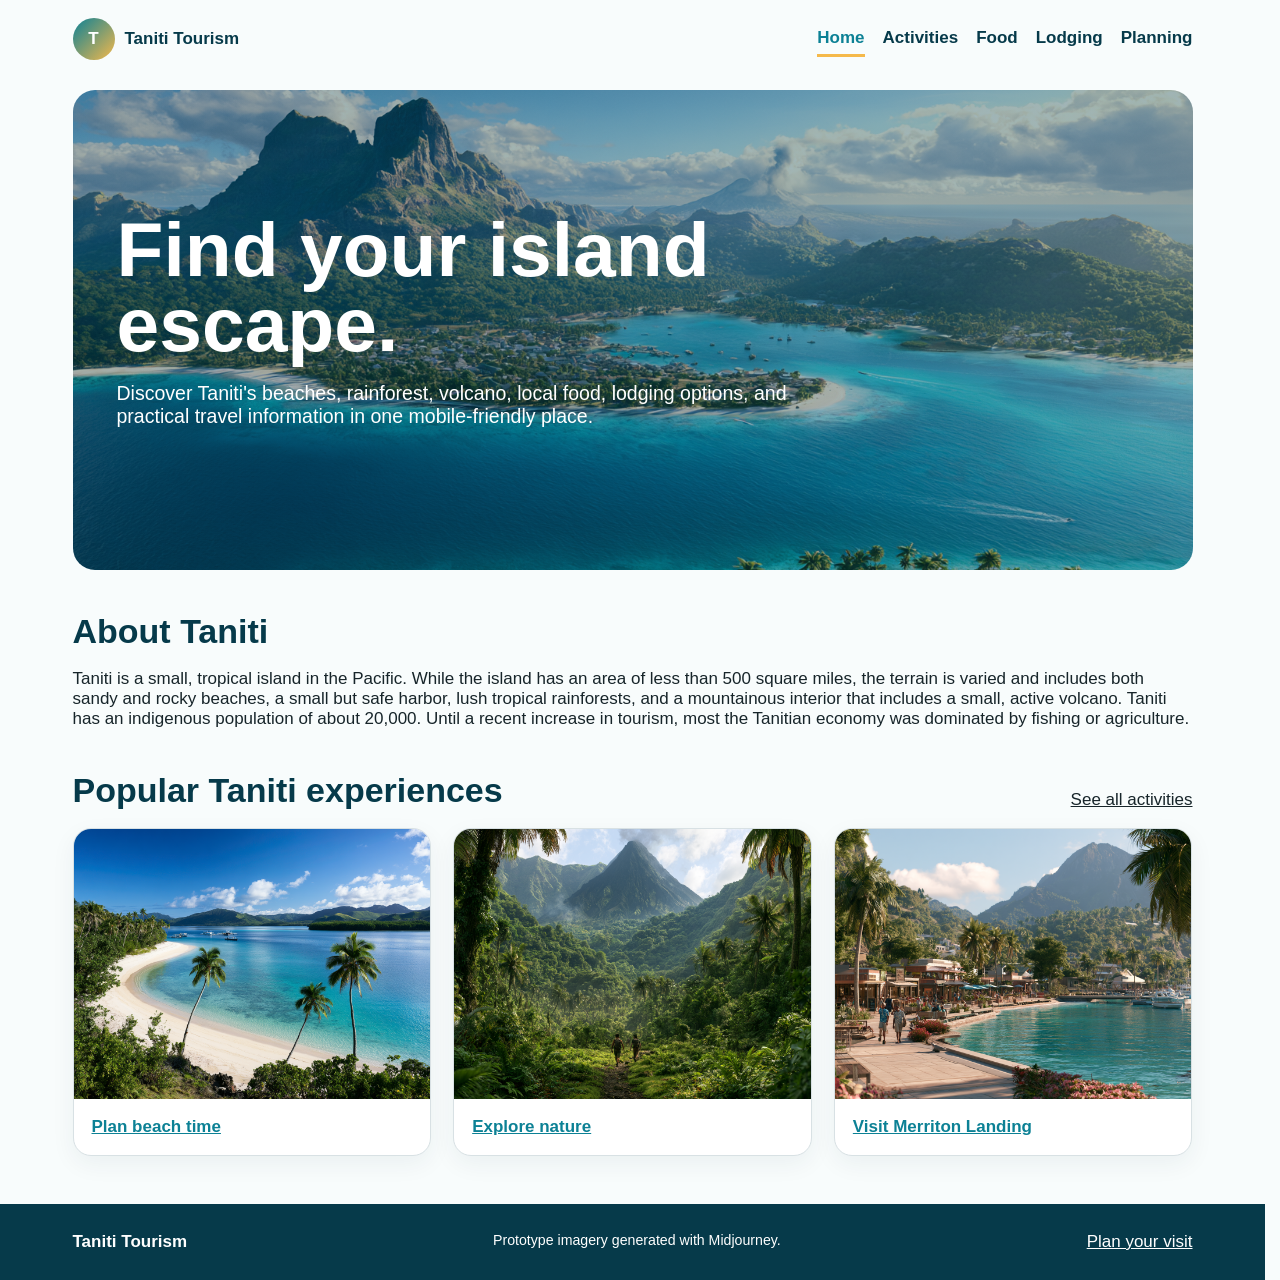
<file: index.html>
<!doctype html>
<html lang="en">

<head>
  <meta charset="utf-8">
  <meta name="viewport" content="width=device-width, initial-scale=1">
  <title>Home | Taniti Tourism Prototype</title>
  <link rel="stylesheet" href="static/css/style.css">
  <script src="static/js/nav.js" defer></script>
</head>

<body>
  <header class="site-header">
    <a class="logo" href="index.html" aria-label="Taniti Tourism home">
      <span class="logo-mark">T</span><span>Taniti Tourism</span>
    </a>

    <button class="menu-toggle" type="button" aria-expanded="false" aria-controls="primary-nav">
      <span class="logo-mark" aria-hidden="true">☰</span>
      <!-- <span>Menu</span> -->
    </button>

    <nav class="site-nav" aria-label="Primary navigation">
      <a href="index.html" aria-current="page">Home</a>
      <a href="things-to-do.html">Activities</a>
      <a href="food.html">Food</a>
      <a href="lodging.html">Lodging</a>
      <a href="faq.html">Planning</a>
    </nav>
  </header>
  <main>
    <section class="hero">
      <div>
        <h1>Find your island escape.</h1>
        <p>Discover Taniti's beaches, rainforest, volcano, local food, lodging options, and practical travel information
          in one mobile-friendly place.</p>
      </div>
    </section>
    
    <section class="section">
      <div class="section-header">
        <h2>About Taniti</h2>
      </div>
      <p>Taniti is a small, tropical island in the Pacific. While the island has an area of less than 500 square miles,
        the terrain is varied and includes both sandy and rocky beaches, a small but safe harbor, lush tropical
        rainforests, and a mountainous interior that includes a small, active volcano. Taniti has an indigenous
        population of about 20,000. Until a recent increase in tourism, most the Tanitian economy was dominated by
        fishing or agriculture.</p>
    </section>

    <section class="section">
      <div class="section-header">
        <h2>Popular Taniti experiences</h2><a href="things-to-do.html">See all activities</a>
      </div>
      <div class="grid">
        <article class="card"><img src="static/img/yellow-leaf-bay.webp" alt="">
          <div>
            <a href="things-to-do.html#beaches">Plan beach time</a>
          </div>
        </article>
        <article class="card"><img src="static/img/rainforest.webp" alt="">
          <div>
            <a href="things-to-do.html#rainforest">Explore nature</a>
          </div>
        </article>
        <article class="card"><img src="static/img/merriton.webp" alt="">
          <div>
            <a href="things-to-do.html#merriton">Visit Merriton Landing</a>
          </div>
        </article>
      </div>
    </section>
  </main>

  <footer class="site-footer">
    <div class="wrap">
      <strong>Taniti Tourism</strong>
      <small>Prototype imagery generated with Midjourney.</small>
      <a href="faq.html">Plan your visit</a>
    </div>
  </footer>
</body>

</html>
</file>
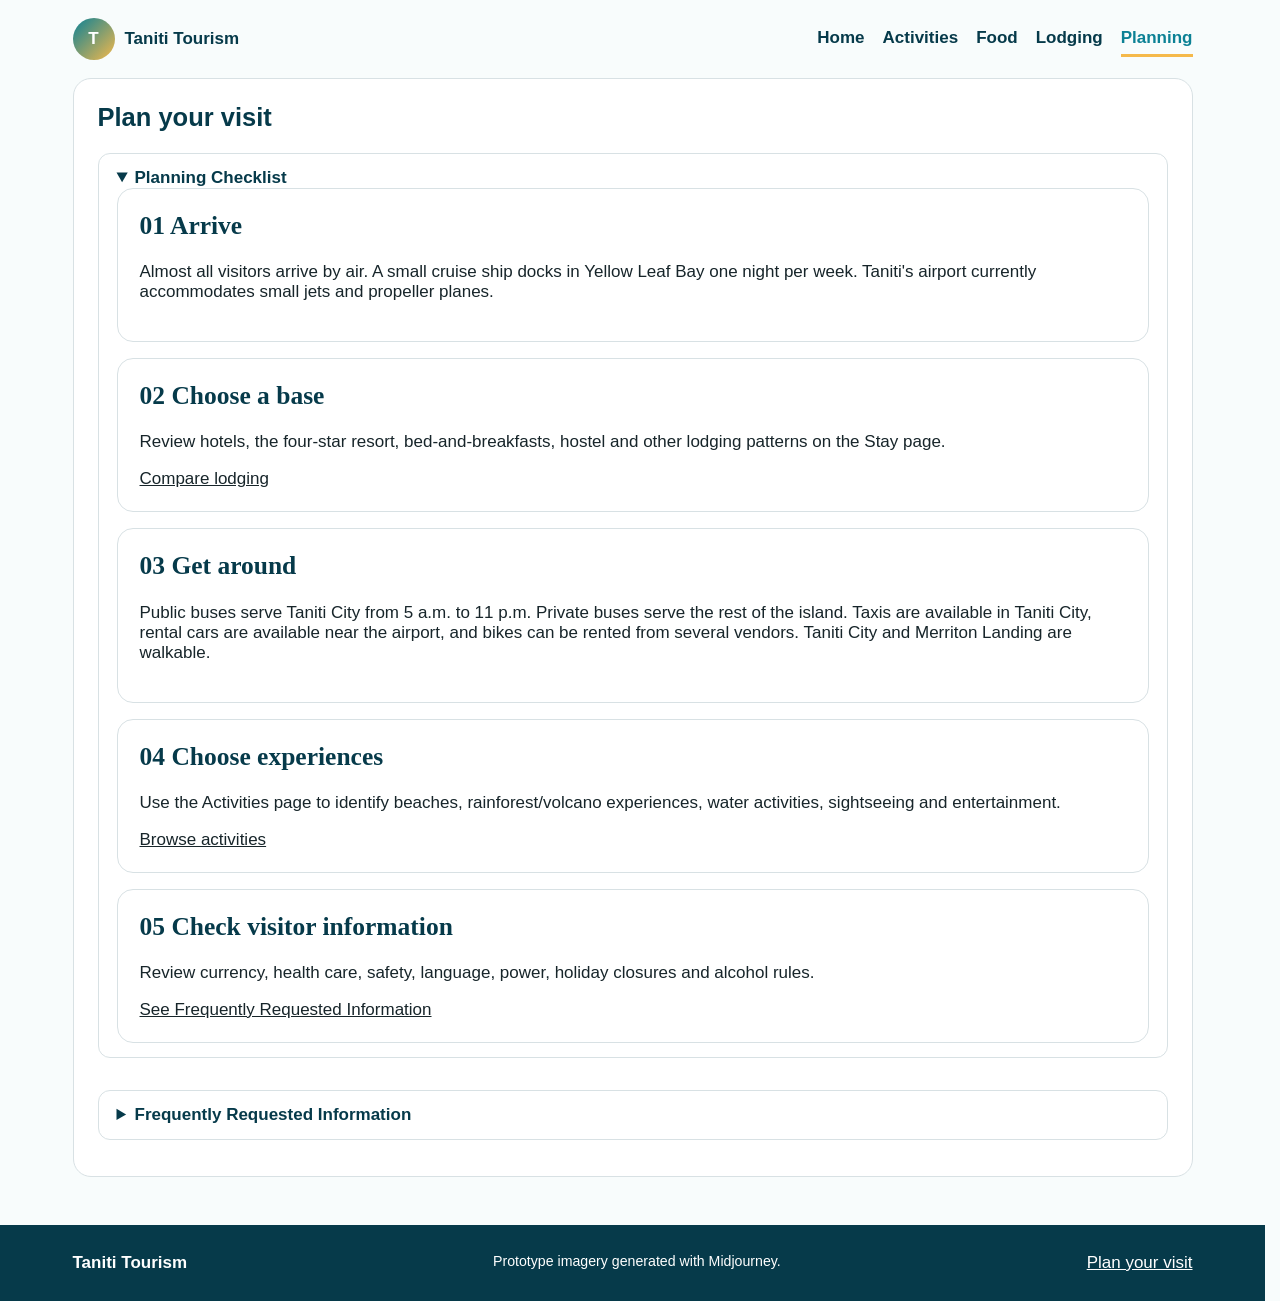
<file: faq.html>
<!doctype html>
<html lang="en">

<head>
  <meta charset="utf-8">
  <meta name="viewport" content="width=device-width, initial-scale=1">
  <title>FAQ | Taniti Tourism Prototype</title>
  <link rel="stylesheet" href="static/css/style.css">
  <script src="static/js/nav.js" defer></script>
  <script src="static/js/faq.js" defer></script>
</head>

<body>
  <header class="site-header">
    <a class="logo" href="index.html" aria-label="Taniti Tourism home">
      <span class="logo-mark">T</span><span>Taniti Tourism</span>
    </a>

    <button class="menu-toggle" type="button" aria-expanded="false" aria-controls="primary-nav">
      <span class="logo-mark" aria-hidden="true">☰</span>
      <!-- <span>Menu</span> -->
    </button>

    <nav class="site-nav" aria-label="Primary navigation">
      <a href="index.html">Home</a>
      <a href="things-to-do.html">Activities</a>
      <a href="food.html">Food</a>
      <a href="lodging.html">Lodging</a>
      <a href="faq.html" aria-current="page">Planning</a>
    </nav>
  </header>
  <main>
    <section class="panel faq">
      <h1>Plan your visit</h1>

      <details open>
        <summary>Planning Checklist</summary>
        <div class="plan-steps">
          <article class="plan-step">
            <h2>Arrive</h2>
            <p>Almost all visitors arrive by air. A small cruise ship docks in Yellow Leaf Bay one night per
              week. Taniti's airport currently accommodates small jets and propeller planes.</p>
          </article>
          <article class="plan-step">
            <h2>Choose a base</h2>
            <p>Review hotels, the four-star resort, bed-and-breakfasts, hostel and other lodging patterns on the
              Stay page.</p><a class="text-link" href="lodging.html">Compare lodging</a>
          </article>
          <article class="plan-step" id="getting-around">
            <h2>Get around</h2>
            <p>Public buses serve Taniti City from 5 a.m. to 11 p.m. Private buses serve the rest of the island.
              Taxis are available in Taniti City, rental cars are available near the airport, and bikes can be
              rented from several vendors. Taniti City and Merriton Landing are walkable.</p>
          </article>
          <article class="plan-step">
            <h2>Choose experiences</h2>
            <p>Use the Activities page to identify beaches, rainforest/volcano experiences, water activities,
              sightseeing and entertainment.</p><a class="text-link" href="things-to-do.html">Browse
              activities</a>
          </article>
          <article class="plan-step">
            <h2>Check visitor information</h2>
            <p>Review currency, health care, safety, language, power, holiday closures and alcohol rules.</p><a
              class="fri-link" href="#fri">See Frequently Requested Information</a>
          </article>
        </div>
      </details>

      <br>

      <details id="fri">
        <summary>Frequently Requested Information</summary><br>
        <details>
          <summary>Do I need to bring a power adapter?</summary>
          <p>Power outlets are 120 volts (the same as in the United States).</p>
        </details>
        <details>
          <summary>Are there restricted drinking times?</summary>
          <p>Alcohol is not allowed to be served or sold between the hours of midnight and 9:00 a.m.</p>
        </details>
        <details>
          <summary>What is the drinking age?</summary>
          <p>The drinking age on Taniti is 18 and the drinking age is not strictly enforced.</p>
        </details>
        <details>
          <summary>Is English widely spoken?</summary>
          <p>Many younger Tanitians speak fluent English. Very little English is spoken in rural areas, especially by
            the older residents.</p>
        </details>
        <details>
          <summary>What if I need medical care?</summary>
          <p>There is one hospital and several clinics. The hospital has many multilingual employees.</p>
        </details>
        <details>
          <summary>Is the island safe for tourists?</summary>
          <p>Violent crime is very rare on Taniti, but as tourism increases, there are more reports of pickpocketing and
            other petty crimes.</p>
        </details>
        <details>
          <summary>Do holidays affect business hours?</summary>
          <p>Taniti enjoys a large number of national holidays, and many tourist attractions and restaurants will be
            closed on holidays, so visitors should plan accordingly.</p>
        </details>
        <details>
          <summary>What currency is used on Taniti?</summary>
          <p>Taniti uses the U.S. dollar as its currency, but many businesses will also accept euros and yen. Several
            banks facilitate currency exchange, and many businesses accept major credit cards.</p>
        </details>
      </details>
    </section>
  </main>
  
  <footer class="site-footer">
    <div class="wrap">
      <strong>Taniti Tourism</strong>
      <small>Prototype imagery generated with Midjourney.</small>
      <a href="faq.html">Plan your visit</a>
    </div>
  </footer>
</body>

</html>
</file>
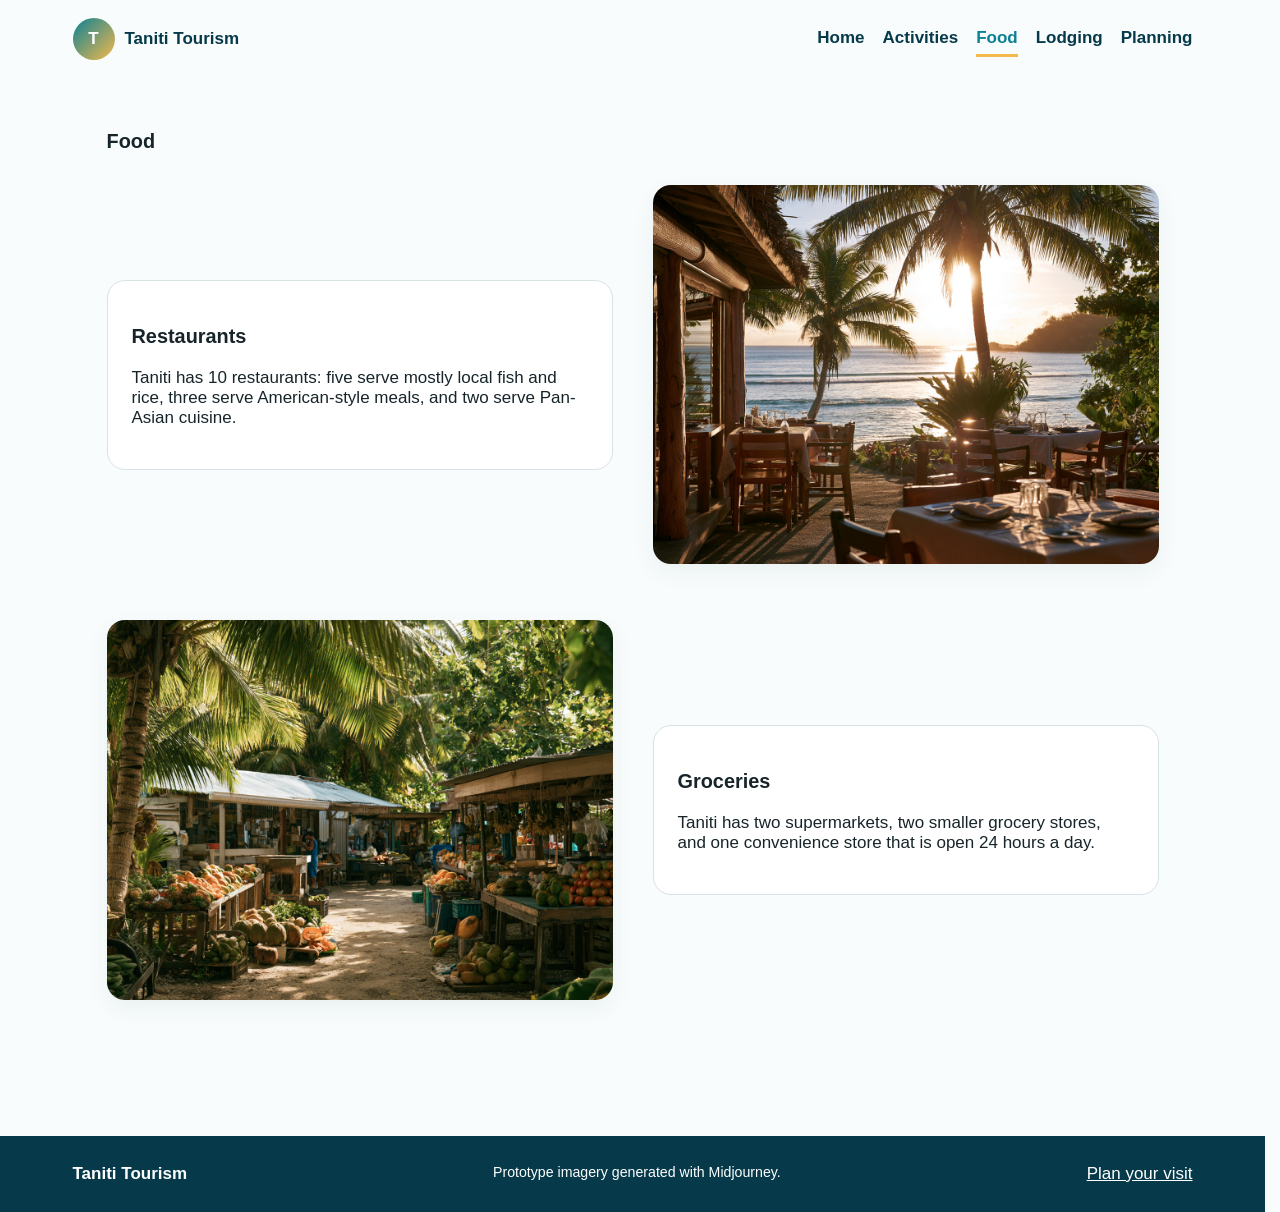
<file: food.html>
<!doctype html>
<html lang="en">

<head>
  <meta charset="utf-8">
  <meta name="viewport" content="width=device-width, initial-scale=1">
  <title>Food | Taniti Tourism Prototype</title>
  <link rel="stylesheet" href="static/css/style.css">
  <script src="static/js/nav.js" defer></script>
</head>

<body>
  <header class="site-header">
    <a class="logo" href="index.html" aria-label="Taniti Tourism home">
      <span class="logo-mark">T</span><span>Taniti Tourism</span>
    </a>

    <button class="menu-toggle" type="button" aria-expanded="false" aria-controls="primary-nav">
      <span class="logo-mark" aria-hidden="true">☰</span>
      <!-- <span>Menu</span> -->
    </button>

    <nav class="site-nav" aria-label="Primary navigation">
      <a href="index.html">Home</a>
      <a href="things-to-do.html">Activities</a>
      <a href="food.html" aria-current="page">Food</a>
      <a href="lodging.html">Lodging</a>
      <a href="faq.html">Planning</a>
    </nav>
  </header>
  <main class="activities-page">
    <article class="activities-content">
      <section class="xpanel" id="sightseeing">
        <h1>Food</h1>

        <div class="activity-row">
          <div class="activity-text panel">
            <h3>Restaurants</h3>
            <p>Taniti has 10 restaurants: five serve mostly local fish and rice, three serve American-style meals, and
              two serve Pan-Asian cuisine.</p>
          </div>

          <figure class="activity-image">
            <img src="static/img/restaurant.webp" alt="Open-air tropical restaurant">
          </figure>
        </div>

        <div class="activity-row activity-row-reverse">
          <div class="activity-text panel">
            <h3>Groceries</h3>
            <p>Taniti has two supermarkets, two smaller grocery stores, and one convenience store that is open 24 hours
              a day.</p>
          </div>

          <figure class="activity-image">
            <img src="static/img/market.webp"
              alt="Island market with fresh fruit, local produce, and casual food stalls">
          </figure>
        </div>
      </section>
    </article>
  </main>
  
  <footer class="site-footer">
    <div class="wrap">
      <strong>Taniti Tourism</strong>
      <small>Prototype imagery generated with Midjourney.</small>
      <a href="faq.html">Plan your visit</a>
    </div>
  </footer>
</body>

</html>
</file>
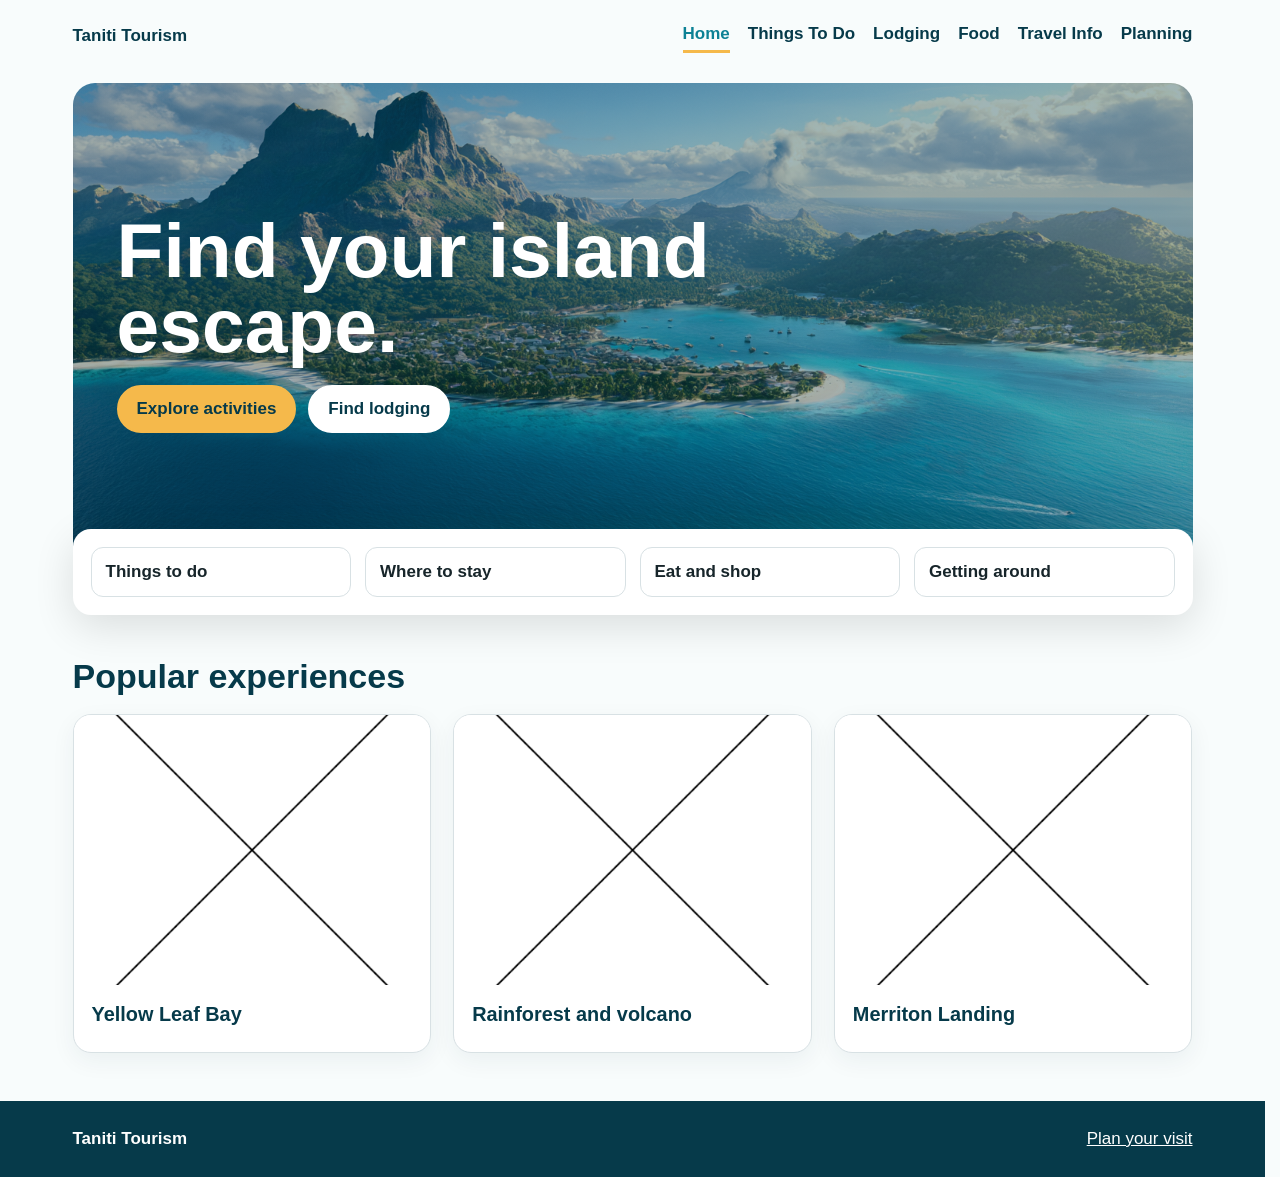
<file: index_wire.html>
<!DOCTYPE html>
<html lang="en">
    <head>
        <meta charset="UTF-8">
        <meta name="viewport" content="width=device-width, initial-scale=1.0">
        <title>Document</title>
        <link rel="stylesheet" href="static/css/style.css">
</head>
    <body>
        <header class="site-header">
            <a class="logo" href="index.html" aria-label="Taniti Tourism home">
                <span>Taniti Tourism</span>
            </a>
            <nav class="site-nav" aria-label="Primary navigation">
                <a href="index.html" aria-current="page">Home</a>
                <a href="things-to-do.html" >Things To Do</a>
                <a href="lodging.html" >Lodging</a>
                <a href="food.html" >Food</a>
                <a href="faq.html" >Travel Info</a>
                <a href="faq.html" >Planning</a>
            </nav>
        </header>    
        <main>
            <section class="hero">
            <div>
                <h1>Find your island escape.</h1>
                <div class="button-row">
                    <a class="btn" href="things-to-do.html">Explore activities</a>
                    <a class="btn secondary" href="lodging.html">Find lodging</a>
                </div>
            </div>
            </section>
            <section class="quick-planner" aria-label="Trip planning shortcuts">
                <a href="things-to-do.html"><strong>Things to do</strong><br></a>
                <a href="lodging.html"><strong>Where to stay</strong><br></a>
                <a href="food.html"><strong>Eat and shop</strong><br></a>
                <a href="faq.html"><strong>Getting around</strong><br></a>
            </section>
            <section class="section">
                <div class="section-header"><h2>Popular experiences</h2></div>
                <div class="grid">
                    <article class="card"><img src="static/img/pholder_image.png" alt=""><div><h3>Yellow Leaf Bay</h3></div></article>
                    <article class="card"><img src="static/img/pholder_image.png" alt=""><div><h3>Rainforest and volcano</h3></div></article>
                    <article class="card"><img src="static/img/pholder_image.png" alt=""><div><h3>Merriton Landing</h3></div></article>
                </div>
            </section>
        </main>
        <footer class="site-footer">
            <div class="wrap">
                <strong>Taniti Tourism</strong>
                <a href="faq.html">Plan your visit</a>
            </div>
        </footer>
    </body>
</html>
</file>
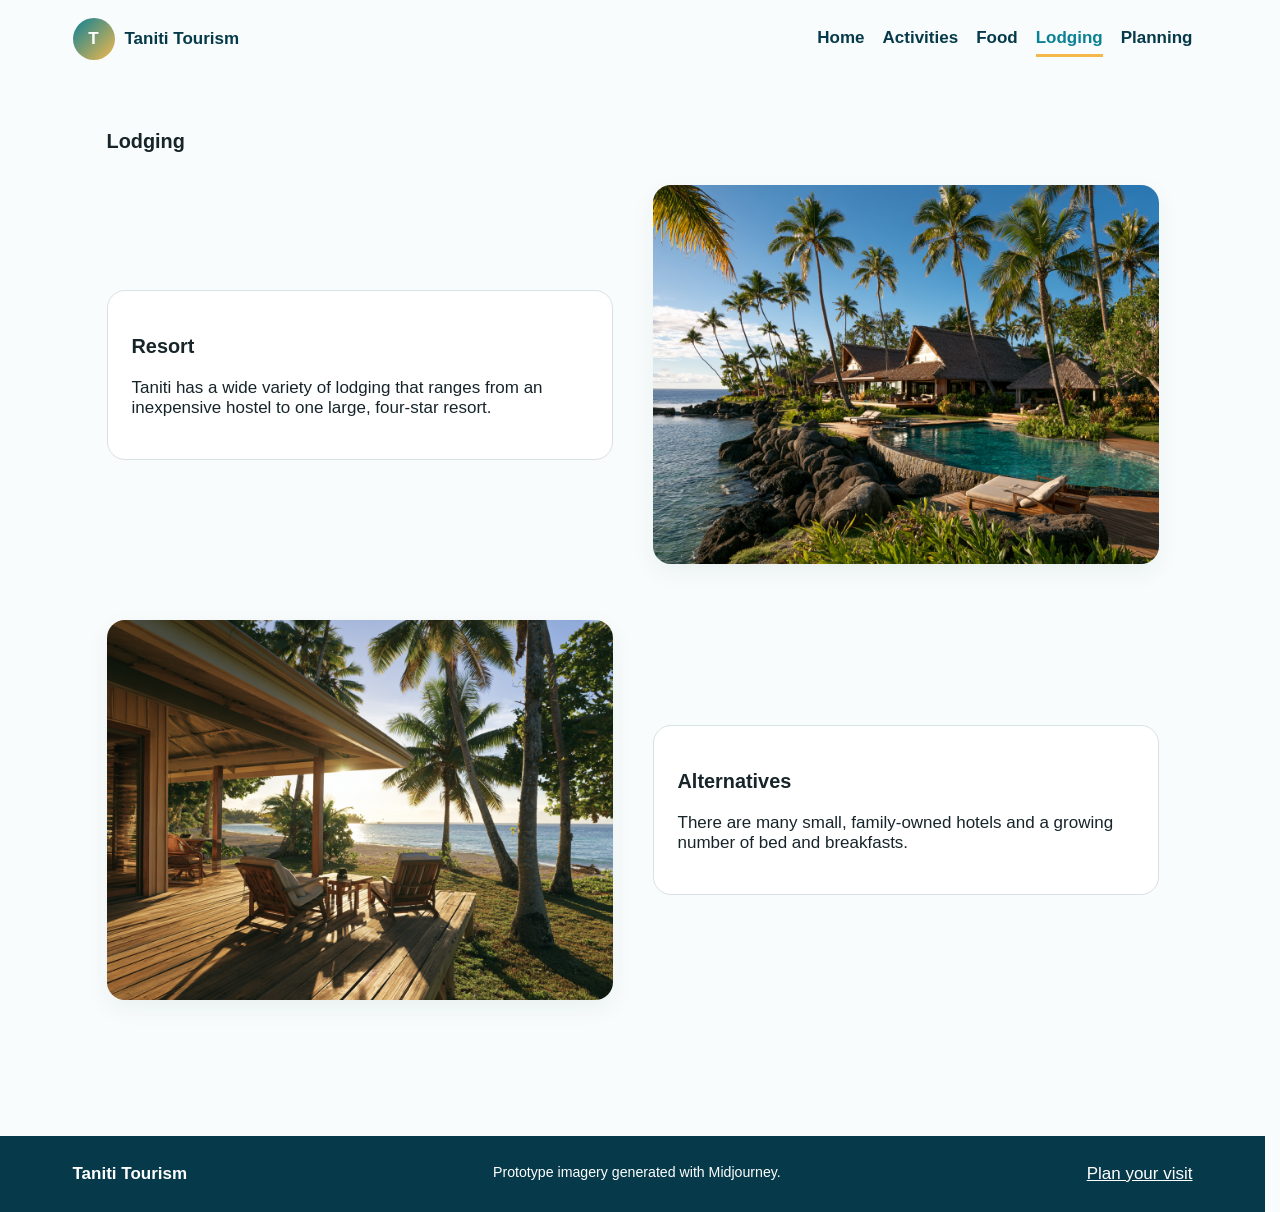
<file: lodging.html>
<!doctype html>
<html lang="en">

<head>
  <meta charset="utf-8">
  <meta name="viewport" content="width=device-width, initial-scale=1">
  <title>Lodging | Taniti Tourism Prototype</title>
  <link rel="stylesheet" href="static/css/style.css">
  <script src="static/js/nav.js" defer></script>
</head>

<body>
  <header class="site-header">
    <a class="logo" href="index.html" aria-label="Taniti Tourism home">
      <span class="logo-mark">T</span><span>Taniti Tourism</span>
    </a>

    <button class="menu-toggle" type="button" aria-expanded="false" aria-controls="primary-nav">
      <span class="logo-mark" aria-hidden="true">☰</span>
      <!-- <span>Menu</span> -->
    </button>

    <nav class="site-nav" aria-label="Primary navigation">
      <a href="index.html">Home</a>
      <a href="things-to-do.html">Activities</a>
      <a href="food.html">Food</a>
      <a href="lodging.html" aria-current="page">Lodging</a>
      <a href="faq.html">Planning</a>
    </nav>
  </header>
  
  <main class="activities-page">
    <article class="activities-content">
      <section class="xpanel" id="sightseeing">
        <h1>Lodging</h1>

        <div class="activity-row">
          <div class="activity-text panel">
            <h3>Resort</h3>
            <p>Taniti has a wide variety of lodging that ranges from an inexpensive hostel to one large, four-star
              resort.</p>
          </div>

          <figure class="activity-image">
            <img src="static/img/resort.webp" alt="Large four-star tropical resort">
          </figure>
        </div>

        <div class="activity-row activity-row-reverse">
          <div class="activity-text panel">
            <h3>Alternatives</h3>
            <p>There are many small, family-owned hotels and a growing number of bed and breakfasts.</p>
          </div>

          <figure class="activity-image">
            <img src="static/img/beach-house.webp"
              alt="Private tropical beach house">
          </figure>
        </div>
      </section>
    </article>
  </main>

  <footer class="site-footer">
    <div class="wrap">
      <strong>Taniti Tourism</strong>
      <small>Prototype imagery generated with Midjourney.</small>
      <a href="faq.html">Plan your visit</a>
    </div>
  </footer>
</body>

</html>
</file>
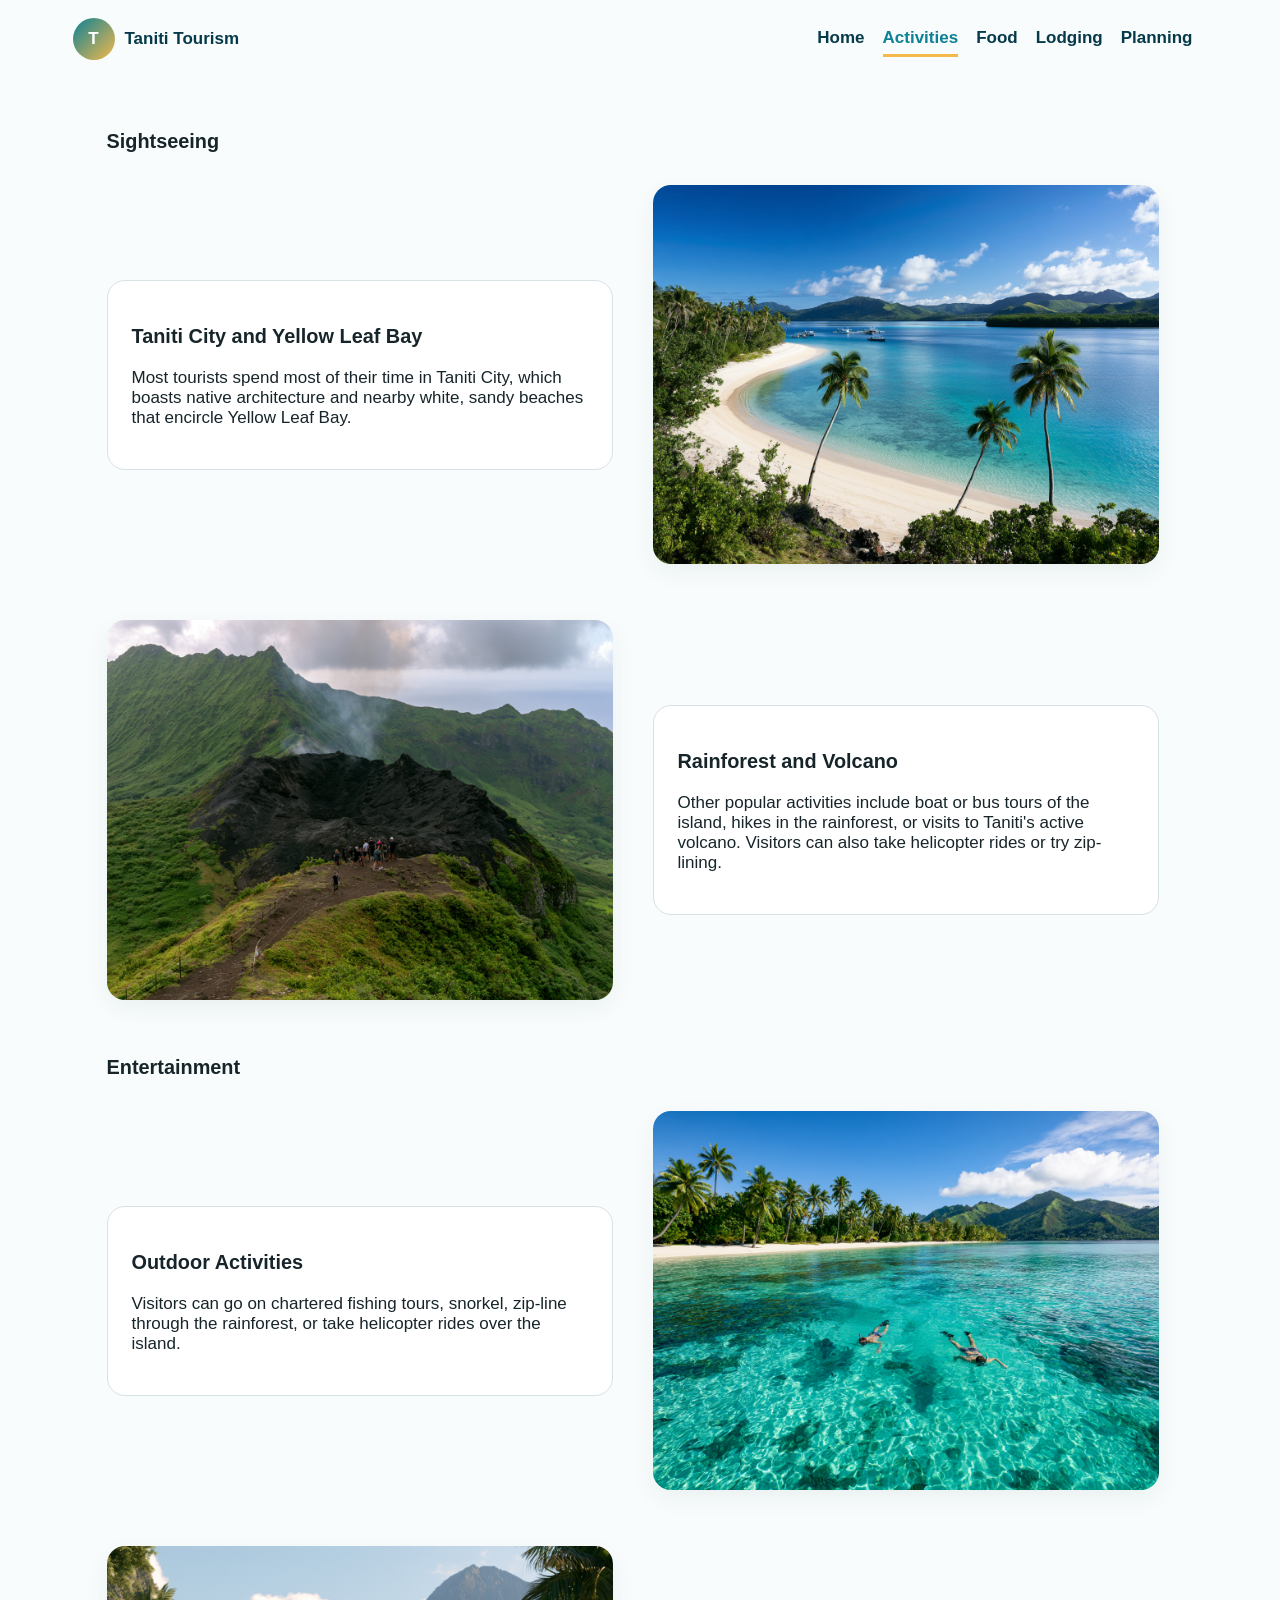
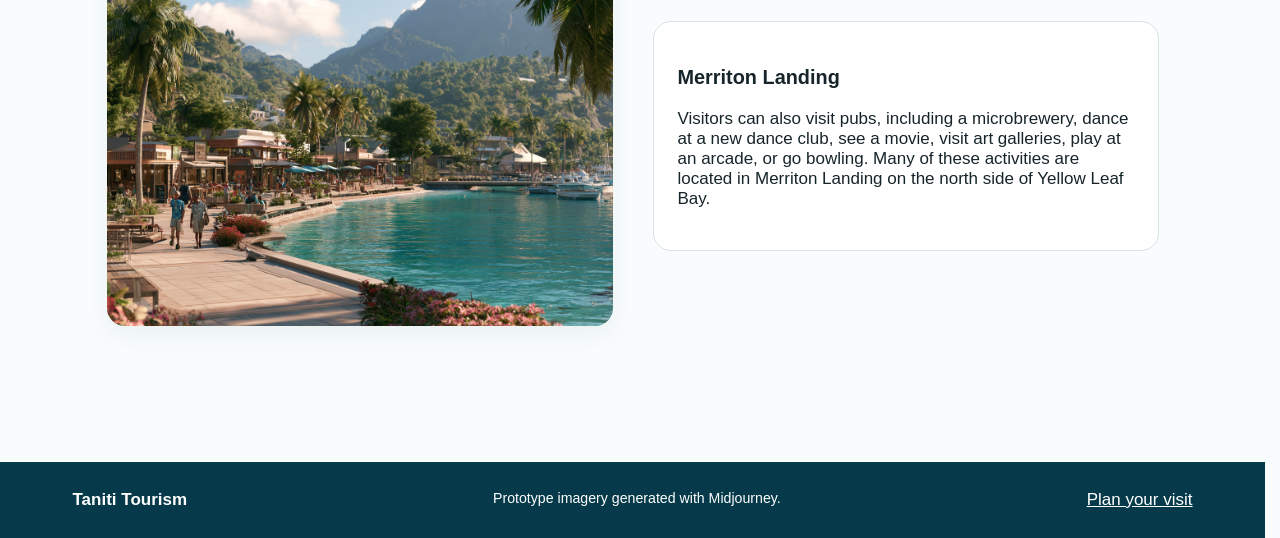
<file: things-to-do.html>
<!doctype html>
<html lang="en">

<head>
  <meta charset="utf-8">
  <meta name="viewport" content="width=device-width, initial-scale=1">
  <title>Activities | Taniti Tourism Prototype</title>
  <link rel="stylesheet" href="static/css/style.css">
  <script src="static/js/nav.js" defer></script>
</head>

<body>
  <header class="site-header">
    <a class="logo" href="index.html" aria-label="Taniti Tourism home">
      <span class="logo-mark">T</span><span>Taniti Tourism</span>
    </a>

    <button class="menu-toggle" type="button" aria-expanded="false" aria-controls="primary-nav">
      <span class="logo-mark" aria-hidden="true">☰</span>
      <!-- <span>Menu</span> -->
    </button>

    <nav class="site-nav" aria-label="Primary navigation">
      <a href="index.html">Home</a>
      <a href="things-to-do.html" aria-current="page">Activities</a>
      <a href="food.html">Food</a>
      <a href="lodging.html">Lodging</a>
      <a href="faq.html">Planning</a>
    </nav>
  </header>

  <main class="activities-page">
    <article class="activities-content">
      <section class="xpanel" id="sightseeing">
        <h1>Sightseeing</h1>

        <div class="activity-row">
          <div class="activity-text panel">
            <h3>Taniti City and Yellow Leaf Bay</h3>
            <p>
              Most tourists spend most of their time in Taniti City,
              which boasts native architecture and nearby white,
              sandy beaches that encircle Yellow Leaf Bay.
            </p>
          </div>

          <figure class="activity-image">
            <img src="static/img/yellow-leaf-bay.webp" alt="Tropical beach surrounding a calm blue bay">
          </figure>
        </div>

        <div class="activity-row activity-row-reverse">
          <div class="activity-text panel">
            <h3>Rainforest and Volcano</h3>
            <p>
              Other popular activities include boat or bus tours of
              the island, hikes in the rainforest, or visits to
              Taniti's active volcano. Visitors can also take
              helicopter rides or try zip-lining.
            </p>
          </div>

          <figure class="activity-image">
            <img src="static/img/volcano.webp" alt="Green tropical mountains surrounding a volcanic peak">
          </figure>
        </div>
      </section>

      <section class="xpanel" id="entertainment">
        <h1>Entertainment</h1>

        <div class="activity-row">
          <div class="activity-text panel">
            <h3>Outdoor Activities</h3>
            <p>
              Visitors can go on chartered fishing tours, snorkel,
              zip-line through the rainforest, or take helicopter
              rides over the island.
            </p>
          </div>

          <figure class="activity-image">
            <img src="static/img/snorkeling.webp" alt="Visitors snorkeling in clear tropical water">
          </figure>
        </div>

        <div class="activity-row activity-row-reverse">
          <div class="activity-text panel">
            <h3>Merriton Landing</h3>
            <p>
              Visitors can also visit pubs, including a microbrewery,
              dance at a new dance club, see a movie, visit art
              galleries, play at an arcade, or go bowling. Many of
              these activities are located in Merriton Landing on
              the north side of Yellow Leaf Bay.
            </p>
          </div>

          <figure class="activity-image">
            <img src="static/img/merriton.webp" alt="Waterfront entertainment district">
          </figure>
        </div>

      </section>
    </article>
  </main>

  <footer class="site-footer">
    <div class="wrap">
      <strong>Taniti Tourism</strong>
      <small>Prototype imagery generated with Midjourney.</small>
      <a href="faq.html">Plan your visit</a>
    </div>
  </footer>
</body>

</html>
</file>
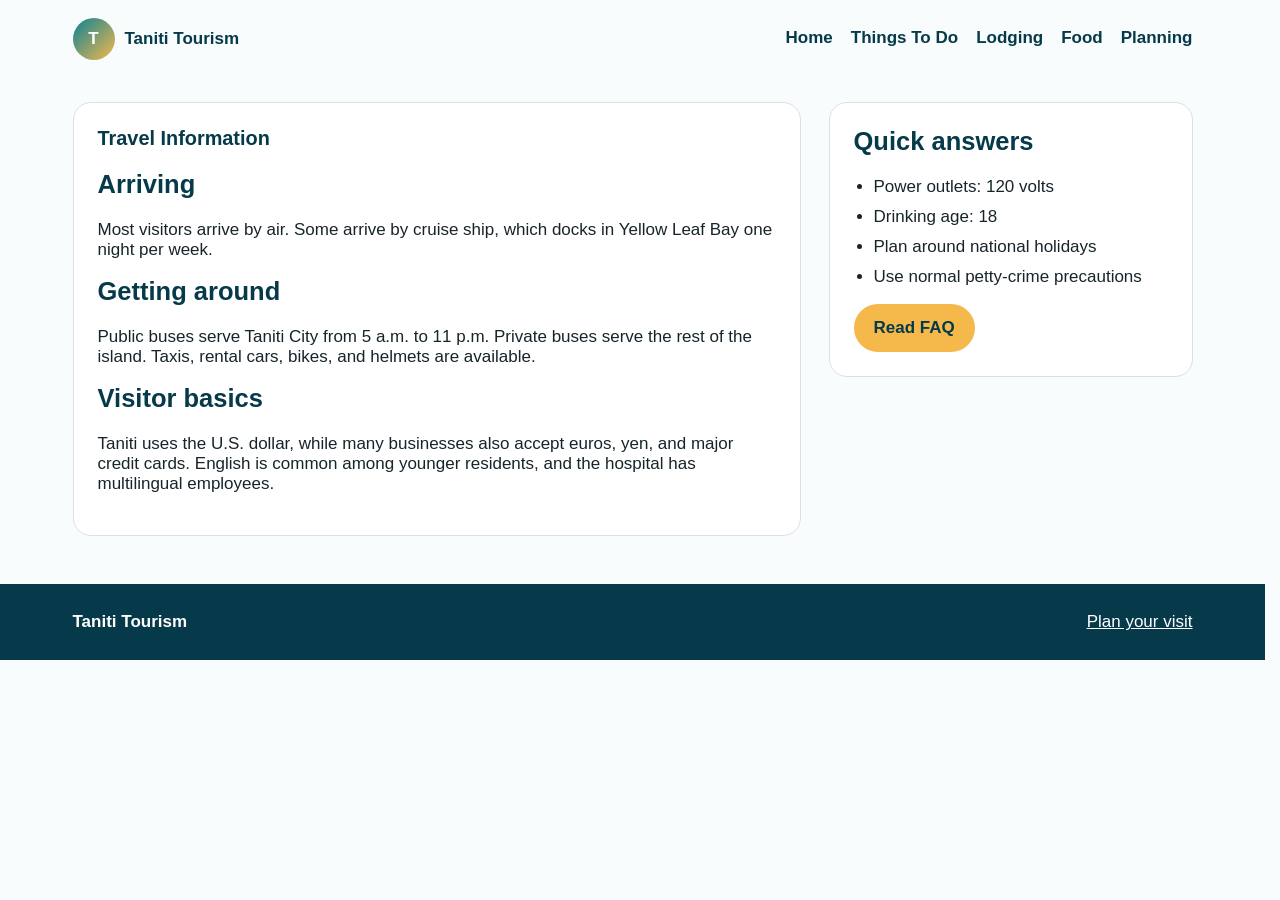
<file: travel-info.html>
<!doctype html>
<html lang="en">

<head>
  <meta charset="utf-8">
  <meta name="viewport" content="width=device-width, initial-scale=1">
  <title>Travel Info | Taniti Tourism Prototype</title>
  <link rel="stylesheet" href="static/css/style.css">
  <script src="static/js/nav.js" defer></script>
</head>

<body>
  <header class="site-header">
    <a class="logo" href="index.html" aria-label="Taniti Tourism home">
      <span class="logo-mark">T</span><span>Taniti Tourism</span>
    </a>

    <button class="menu-toggle" type="button" aria-expanded="false" aria-controls="primary-nav">
      <span class="logo-mark" aria-hidden="true">☰</span>
      <!-- <span>Menu</span> -->
    </button>

    <nav class="site-nav" aria-label="Primary navigation">
      <a href="index.html">Home</a>
      <a href="things-to-do.html">Things To Do</a>
      <a href="lodging.html">Lodging</a>
      <a href="food.html">Food</a>
      <a href="faq.html">Planning</a>
    </nav>
  </header>
  <main>

    <section class="two-col">
      <article class="panel">
        <h1>Travel Information</h1>
        <h2>Arriving</h2>
        <p>Most visitors arrive by air. Some arrive by cruise ship, which docks in Yellow Leaf Bay one night per week.
        </p>
        <h2>Getting around</h2>
        <p>Public buses serve Taniti City from 5 a.m. to 11 p.m. Private buses serve the rest of the island. Taxis,
          rental cars, bikes, and helmets are available.</p>
        <h2>Visitor basics</h2>
        <p>Taniti uses the U.S. dollar, while many businesses also accept euros, yen, and major credit cards. English is
          common among younger residents, and the hospital has multilingual employees.</p>
      </article>
      <aside class="panel">
        <h2>Quick answers</h2>
        <ul class="list-links">
          <li>Power outlets: 120 volts</li>
          <li>Drinking age: 18</li>
          <li>Plan around national holidays</li>
          <li>Use normal petty-crime precautions</li>
        </ul>
        <a class="btn" href="faq.html">Read FAQ</a>
      </aside>
    </section>
  </main>
  <footer class="site-footer">
    <div class="wrap">
      <strong>Taniti Tourism</strong>
      <a href="faq.html">Plan your visit</a>
    </div>
  </footer>
</body>

</html>
</file>
<file: static/css/style.css>
:root {
  --deep: #063A4A;
  --ocean: #0C8195;
  --sand: #F4E7C5;
  --sun: #F5B94B;
  --leaf: #2F7D5A;
  --ink: #17252A;
  --muted: #56656B;
  --line: #D8E1E4;
  --panel: #FFFFFF;
  --bg: #F8FCFC;
  --max: 1120px;
}

* {
  box-sizing: border-box;
}

html {
  font-family: "Segoe UI", Arial, sans-serif;
  font-size: 17px;
  color: var(--ink);
  background: var(--bg);
  scrollbar-gutter: stable;
}

body {
  margin: 0;
}

a {
  color: inherit;
}

.top-strip {
  background: var(--deep);
  color: white;
  font-size: .9rem;
}

.top-strip .wrap,
.site-header,
main,
.site-footer .wrap {
  width: min(100% - 36px, var(--max));
  margin-inline: auto;
}

.top-strip .wrap {
  display: flex;
  justify-content: space-between;
  gap: 16px;
  padding: 8px 0;
}

.site-header {
  display: flex;
  align-items: center;
  justify-content: space-between;
  gap: 20px;
  padding: 18px 0;
}

.logo {
  display: flex;
  align-items: center;
  gap: 10px;
  font-weight: 800;
  color: var(--deep);
  text-decoration: none;
}

.logo-mark {
  width: 42px;
  height: 42px;
  border-radius: 50%;
  background: linear-gradient(135deg, var(--ocean), var(--sun));
  display: inline-grid;
  place-items: center;
  color: white;
  font-weight: 900;
}

.site-nav {
  display: flex;
  flex-wrap: wrap;
  gap: 18px;
  align-items: center;
  color: var(--deep);
}

.site-nav a {
  text-decoration: none;
  font-weight: 600;
  padding: 6px 0;
  border-bottom: 3px solid transparent;
}

.site-nav a:hover,
.site-nav a:focus-visible,
.site-nav a[aria-current="page"] {
  border-color: var(--sun);
  color: var(--ocean);
  outline: none;
}

.menu-toggle {
  display: none;
}

.hero {
  min-height: 480px;
  background: linear-gradient(rgba(6, 58, 74, .38), rgba(6, 58, 74, .35)), url("../img/island-hero.webp") center/cover no-repeat;
  color: white;
  border-radius: 22px;
  overflow: hidden;
  display: grid;
  align-items: center;
  padding: 44px;
  margin-top: 12px;
}

.hero h1 {
  font-size: clamp(2.2rem, 6vw, 4.6rem);
  margin: 0 0 8px;
  max-width: 760px;
  line-height: .98;
}

.hero p {
  font-size: 1.15rem;
  max-width: 680px;
}

.button-row {
  display: flex;
  flex-wrap: wrap;
  gap: 12px;
  margin-top: 22px;
}

.btn {
  background: var(--sun);
  color: var(--deep);
  text-decoration: none;
  padding: 12px 18px;
  border-radius: 999px;
  font-weight: 800;
  border: 2px solid var(--sun);
  display: inline-block;
}

.btn.secondary {
  background: white;
  border-color: white;
}

.btn:hover,
.btn:focus-visible {
  outline: 4px solid rgba(245, 185, 75, .45);
  outline-offset: 3px;
}

.quick-planner {
  margin: -34px auto 36px;
  position: relative;
  background: white;
  border-radius: 18px;
  box-shadow: 0 12px 40px rgba(0, 0, 0, .12);
  padding: 18px;
  display: grid;
  grid-template-columns: repeat(4, 1fr);
  gap: 14px;
}

.quick-planner a {
  display: block;
  text-decoration: none;
  padding: 14px;
  border: 1px solid var(--line);
  border-radius: 12px;
}

.quick-planner a:hover,
.quick-planner a:focus-visible {
  border-color: var(--ocean);
  outline: 3px solid rgba(12, 129, 149, .25);
  outline-offset: 2px;
}

.section {
  margin: 42px 0;
}

.section-header {
  display: flex;
  align-items: end;
  justify-content: space-between;
  gap: 20px;
  margin-bottom: 18px;
}

.section h2 {
  font-size: 2rem;
  color: var(--deep);
  margin: 0;
}

.grid {
  display: grid;
  grid-template-columns: repeat(3, minmax(0, 1fr));
  gap: 22px;
}

.card {
  background: white;
  border: 1px solid var(--line);
  border-radius: 18px;
  overflow: hidden;
  box-shadow: 0 8px 24px rgba(6, 58, 74, .06);
}

.card img {
  width: 100%;
  display: block;
  height: 270px;
  object-fit: cover;
}

.card div {
  padding: 18px;
}

.card h3 {
  margin: 0 0 8px;
  color: var(--deep);
}

.card a {
  color: var(--ocean);
  font-weight: 700;
}

.two-col {
  display: grid;
  grid-template-columns: 2fr 1fr;
  gap: 28px;
  align-items: start;
  margin-top: 24px;
}

.activities-content {
  max-width: 1100px;
  margin: 0 auto;
  padding: 32px 24px;
}

.activity-row {
  display: grid;
  grid-template-columns: 1fr 1fr;
  align-items: center;
  gap: 40px;
  margin: 32px 0 56px;
}

.activity-row-reverse .activity-text {
  grid-column: 2;
  grid-row: 1;
}

.activity-row-reverse .activity-image {
  grid-column: 1;
  grid-row: 1;
}

.activity-image {
  margin: 0;
}

.activity-image img {
  display: block;
  width: 100%;
  aspect-ratio: 4 / 3;
  object-fit: cover;
  border-radius: 18px;
  box-shadow: 0 8px 24px rgba(6, 58, 74, .06);
}

.panel {
  background: white;
  border: 1px solid var(--line);
  border-radius: 18px;
  padding: 24px;
}

.panel h1,
.panel h2 {
  color: var(--deep);
  margin-top: 0;
}

.callout {
  background: var(--sand);
  border-left: 6px solid var(--sun);
  padding: 18px;
  border-radius: 12px;
}

.list-links {
  display: grid;
  gap: 10px;
  padding-left: 20px;
}

.site-footer {
  margin-top: 48px;
  background: var(--deep);
  color: white;
}

.site-footer .wrap {
  display: flex;
  justify-content: space-between;
  gap: 16px;
  padding: 28px 0;
  flex-wrap: wrap;
}

.site-footer a {
  color: white;
}

.faq details {
  border: 1px solid var(--line);
  border-radius: 12px;
  padding: 14px 18px;
  background: white;
  margin-bottom: 12px;
}

.faq summary {
  font-weight: 700;
  color: var(--deep);
  cursor: pointer;
}

.faq summary:focus-visible {
  outline: 3px solid #003B6D;
  outline-offset: 3px;
}

.plan-steps {
  counter-reset: steps;
  display: grid;
  gap: 16px;
}

.plan-step {
  counter-increment: steps;
  background: var(--white);
  border: 1px solid var(--line);
  border-radius: 16px;
  padding: 22px;
}

.plan-step h2 {
  margin-top: 0;
  font-family: Georgia, "Times New Roman", serif;
}

.plan-step h2::before {
  content: counter(steps, decimal-leading-zero) "  ";
  color: var(--coral);
}

@media (max-width: 760px) {

  .site-header {
    flex-direction: row;
    align-items: center;
    flex-wrap: wrap;
  }

  .menu-toggle {
    display: inline-grid;
    place-items: center;
    margin-left: auto;
    padding: 0;
    border: none;
    background: transparent;
    appearance: none;
    cursor: pointer;
  }

  .menu-toggle .logo-mark {
    font-size: 24px;
    line-height: 1;
  }

  .menu-toggle:focus-visible {
    outline: 3px solid var(--deep);
    outline-offset: 3px;
  }

  .site-nav {
    display: none;
    flex: 0 0 100%;
    width: 100%;
    flex-direction: column;
    align-items: stretch;
    gap: 0;
    margin-top: 12px;
  }

  .site-nav.is-open {
    display: flex;
  }

  .site-nav a {
    display: block;
    width: 100%;
    padding: 12px 0;
  }

  .quick-planner,
  .grid,
  .two-col {
    grid-template-columns: 1fr;
  }

  .hero {
    padding: 28px;
    min-height: 320px;
  }

  .activity-row,
  .activity-row-reverse {
    grid-template-columns: 1fr;
    gap: 20px;
    margin-bottom: 40px;
  }

  .activity-row-reverse .activity-text,
  .activity-row-reverse .activity-image {
    grid-column: 1;
    grid-row: auto;
  }
}
</file>
